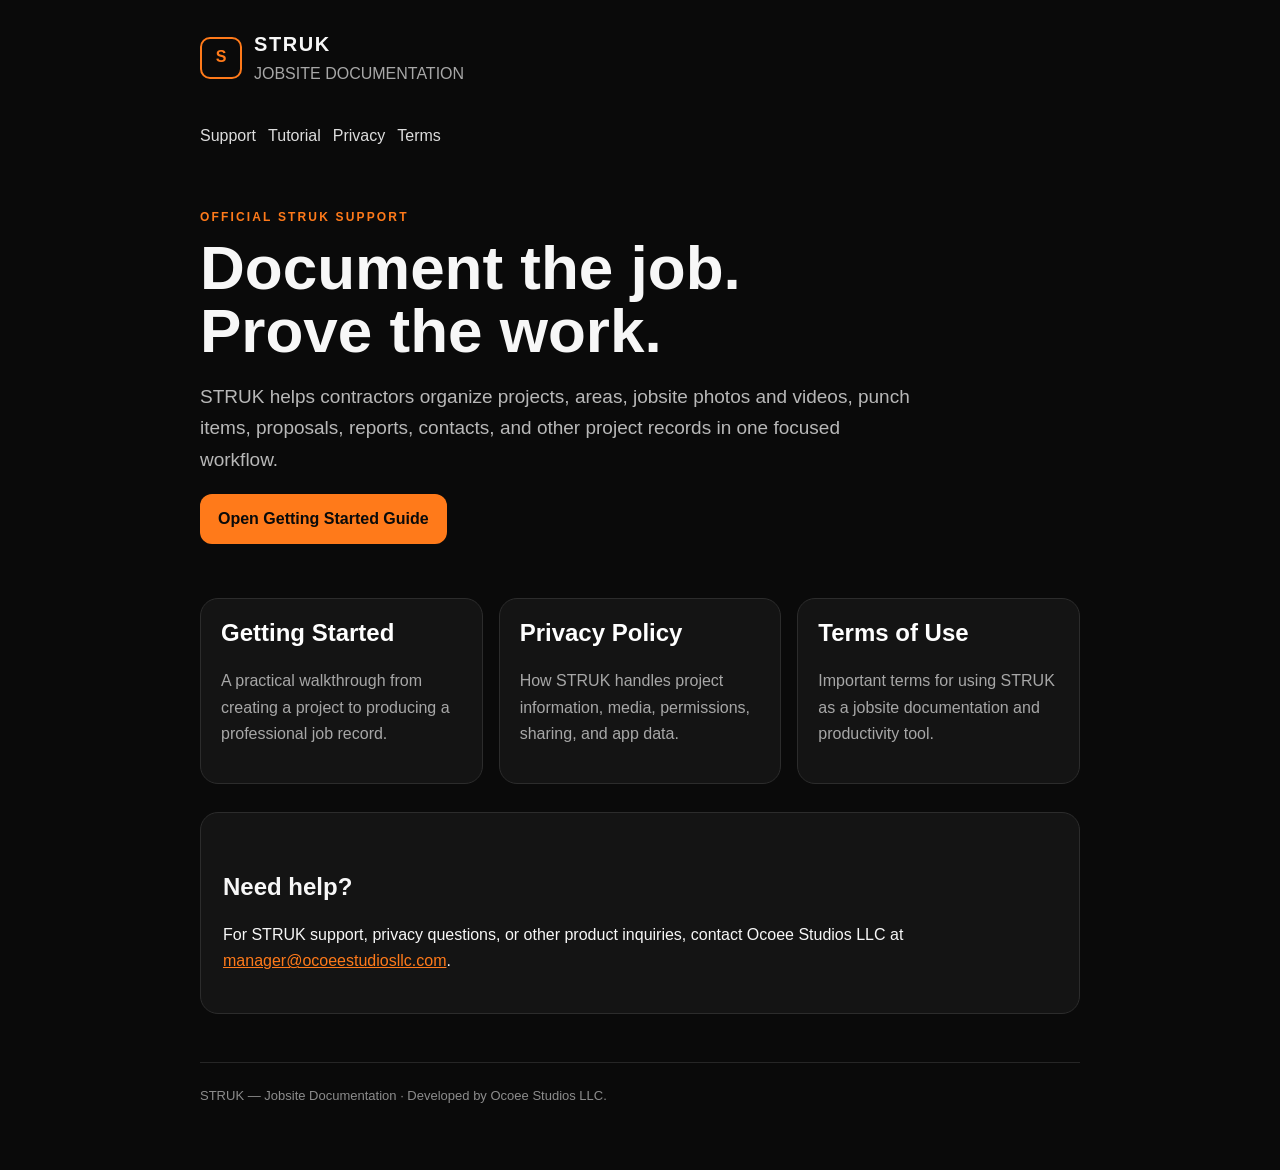
<file: index.html>
<!doctype html><html lang="en"><head><meta charset="utf-8"><meta name="viewport" content="width=device-width,initial-scale=1"><title>STRUK Support | Ocoee Studios LLC</title><meta name="description" content="Official support, privacy, terms, and getting-started resources for STRUK — Jobsite Documentation."><link rel="stylesheet" href="styles.css"></head><body><main class="wrap"><div class="brand"><div class="mark">S</div><div><strong>STRUK</strong><div class="muted">JOBSITE DOCUMENTATION</div></div></div><nav class="nav"><a href="index.html">Support</a><a href="tutorial.html">Tutorial</a><a href="privacy.html">Privacy</a><a href="terms.html">Terms</a></nav><section class="hero"><div class="eyebrow">Official STRUK Support</div><h1>Document the job.<br>Prove the work.</h1><p class="lede">STRUK helps contractors organize projects, areas, jobsite photos and videos, punch items, proposals, reports, contacts, and other project records in one focused workflow.</p><a class="button" href="tutorial.html">Open Getting Started Guide</a></section><section class="grid"><a class="card" href="tutorial.html"><h2>Getting Started</h2><p class="muted">A practical walkthrough from creating a project to producing a professional job record.</p></a><a class="card" href="privacy.html"><h2>Privacy Policy</h2><p class="muted">How STRUK handles project information, media, permissions, sharing, and app data.</p></a><a class="card" href="terms.html"><h2>Terms of Use</h2><p class="muted">Important terms for using STRUK as a jobsite documentation and productivity tool.</p></a></section><section class="panel"><h2>Need help?</h2><p>For STRUK support, privacy questions, or other product inquiries, contact Ocoee Studios LLC at <a href="mailto:manager@ocoeestudiosllc.com">manager@ocoeestudiosllc.com</a>.</p></section><footer class="footer">STRUK — Jobsite Documentation · Developed by Ocoee Studios LLC.</footer></main></body></html>
</file>
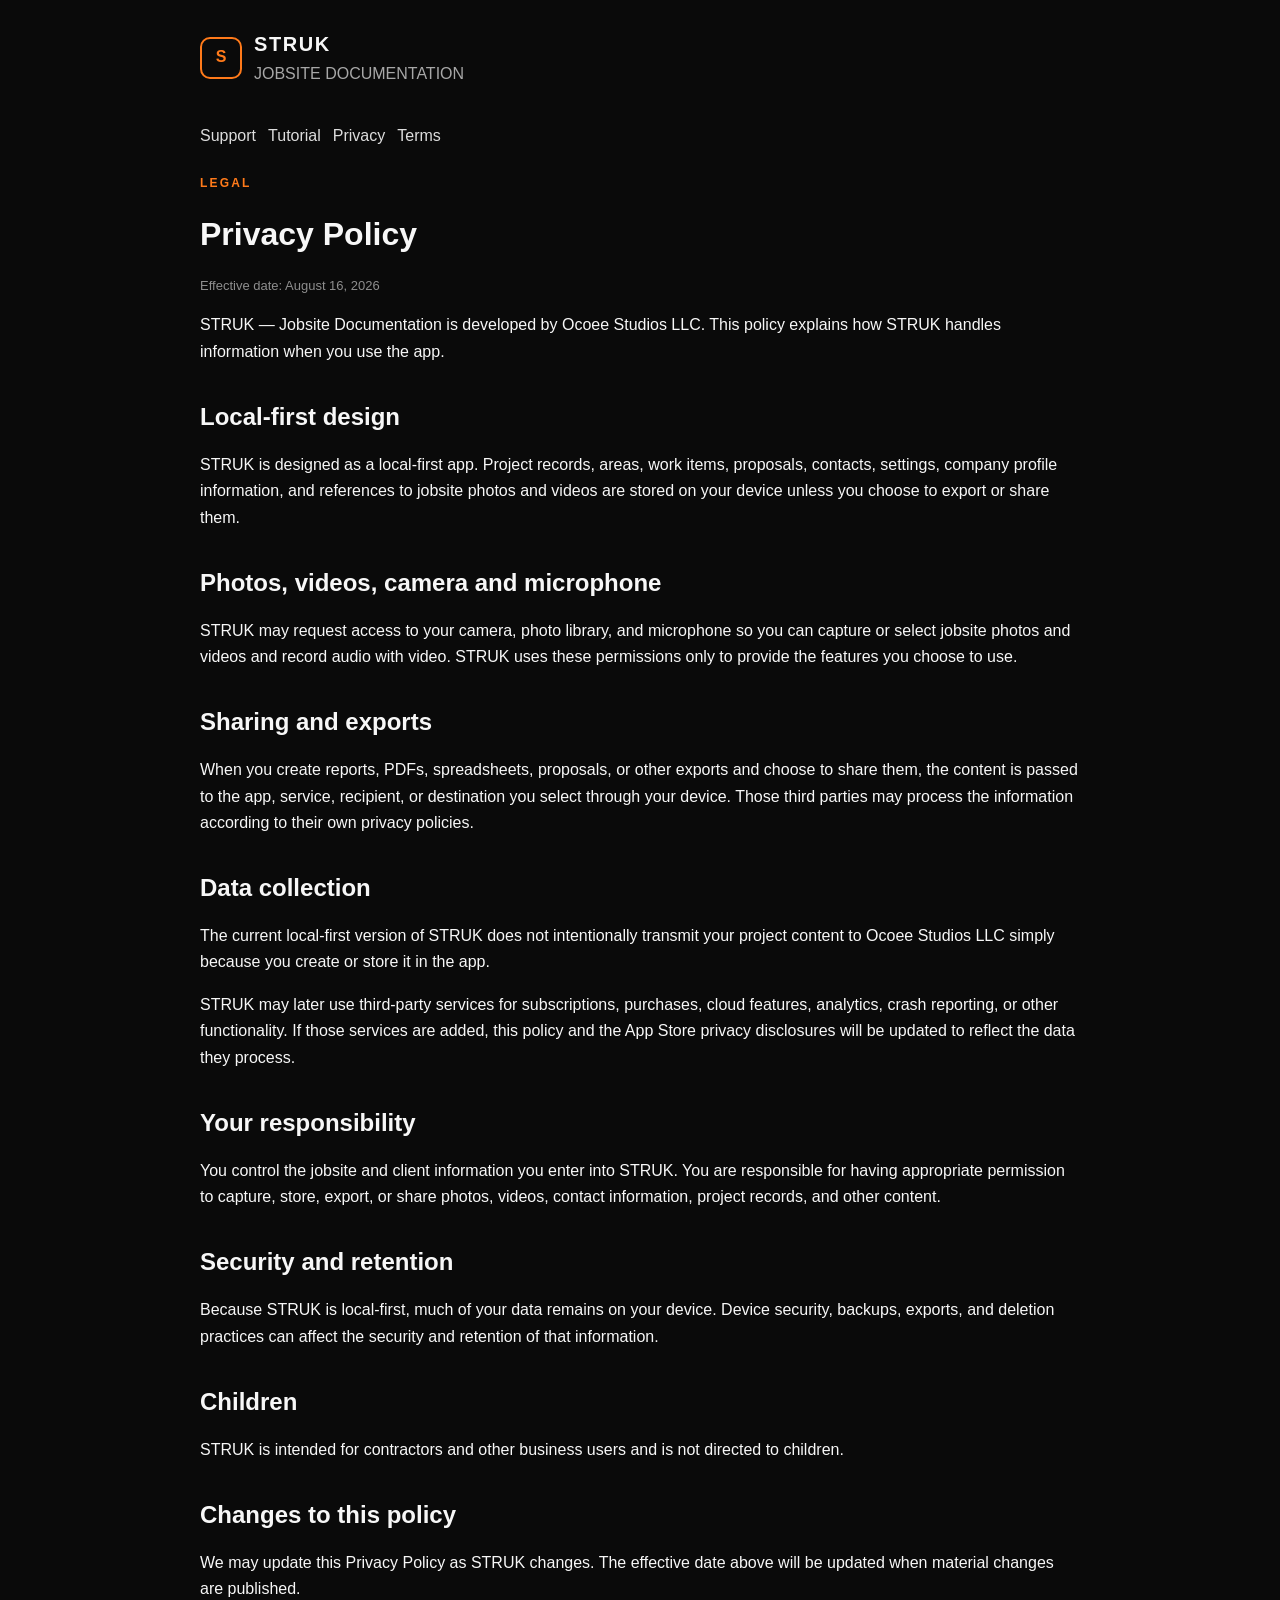
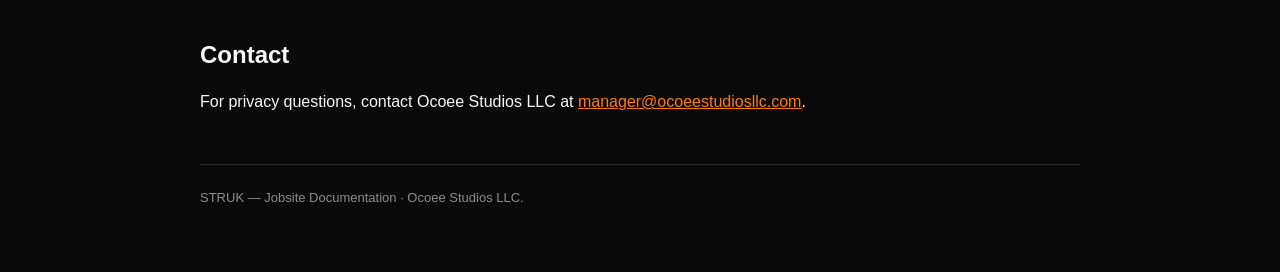
<file: privacy.html>
<!doctype html><html lang="en"><head><meta charset="utf-8"><meta name="viewport" content="width=device-width,initial-scale=1"><title>STRUK Privacy Policy</title><link rel="stylesheet" href="styles.css"></head><body><main class="wrap"><div class="brand"><div class="mark">S</div><div><strong>STRUK</strong><div class="muted">JOBSITE DOCUMENTATION</div></div></div><nav class="nav"><a href="index.html">Support</a><a href="tutorial.html">Tutorial</a><a href="privacy.html">Privacy</a><a href="terms.html">Terms</a></nav><div class="eyebrow">Legal</div><h1>Privacy Policy</h1><p class="legal-note">Effective date: August 16, 2026</p><p>STRUK — Jobsite Documentation is developed by Ocoee Studios LLC. This policy explains how STRUK handles information when you use the app.</p><h2>Local-first design</h2><p>STRUK is designed as a local-first app. Project records, areas, work items, proposals, contacts, settings, company profile information, and references to jobsite photos and videos are stored on your device unless you choose to export or share them.</p><h2>Photos, videos, camera and microphone</h2><p>STRUK may request access to your camera, photo library, and microphone so you can capture or select jobsite photos and videos and record audio with video. STRUK uses these permissions only to provide the features you choose to use.</p><h2>Sharing and exports</h2><p>When you create reports, PDFs, spreadsheets, proposals, or other exports and choose to share them, the content is passed to the app, service, recipient, or destination you select through your device. Those third parties may process the information according to their own privacy policies.</p><h2>Data collection</h2><p>The current local-first version of STRUK does not intentionally transmit your project content to Ocoee Studios LLC simply because you create or store it in the app.</p><p>STRUK may later use third-party services for subscriptions, purchases, cloud features, analytics, crash reporting, or other functionality. If those services are added, this policy and the App Store privacy disclosures will be updated to reflect the data they process.</p><h2>Your responsibility</h2><p>You control the jobsite and client information you enter into STRUK. You are responsible for having appropriate permission to capture, store, export, or share photos, videos, contact information, project records, and other content.</p><h2>Security and retention</h2><p>Because STRUK is local-first, much of your data remains on your device. Device security, backups, exports, and deletion practices can affect the security and retention of that information.</p><h2>Children</h2><p>STRUK is intended for contractors and other business users and is not directed to children.</p><h2>Changes to this policy</h2><p>We may update this Privacy Policy as STRUK changes. The effective date above will be updated when material changes are published.</p><h2>Contact</h2><p>For privacy questions, contact Ocoee Studios LLC at <a href="mailto:manager@ocoeestudiosllc.com">manager@ocoeestudiosllc.com</a>.</p><footer class="footer">STRUK — Jobsite Documentation · Ocoee Studios LLC.</footer></main></body></html>
</file>
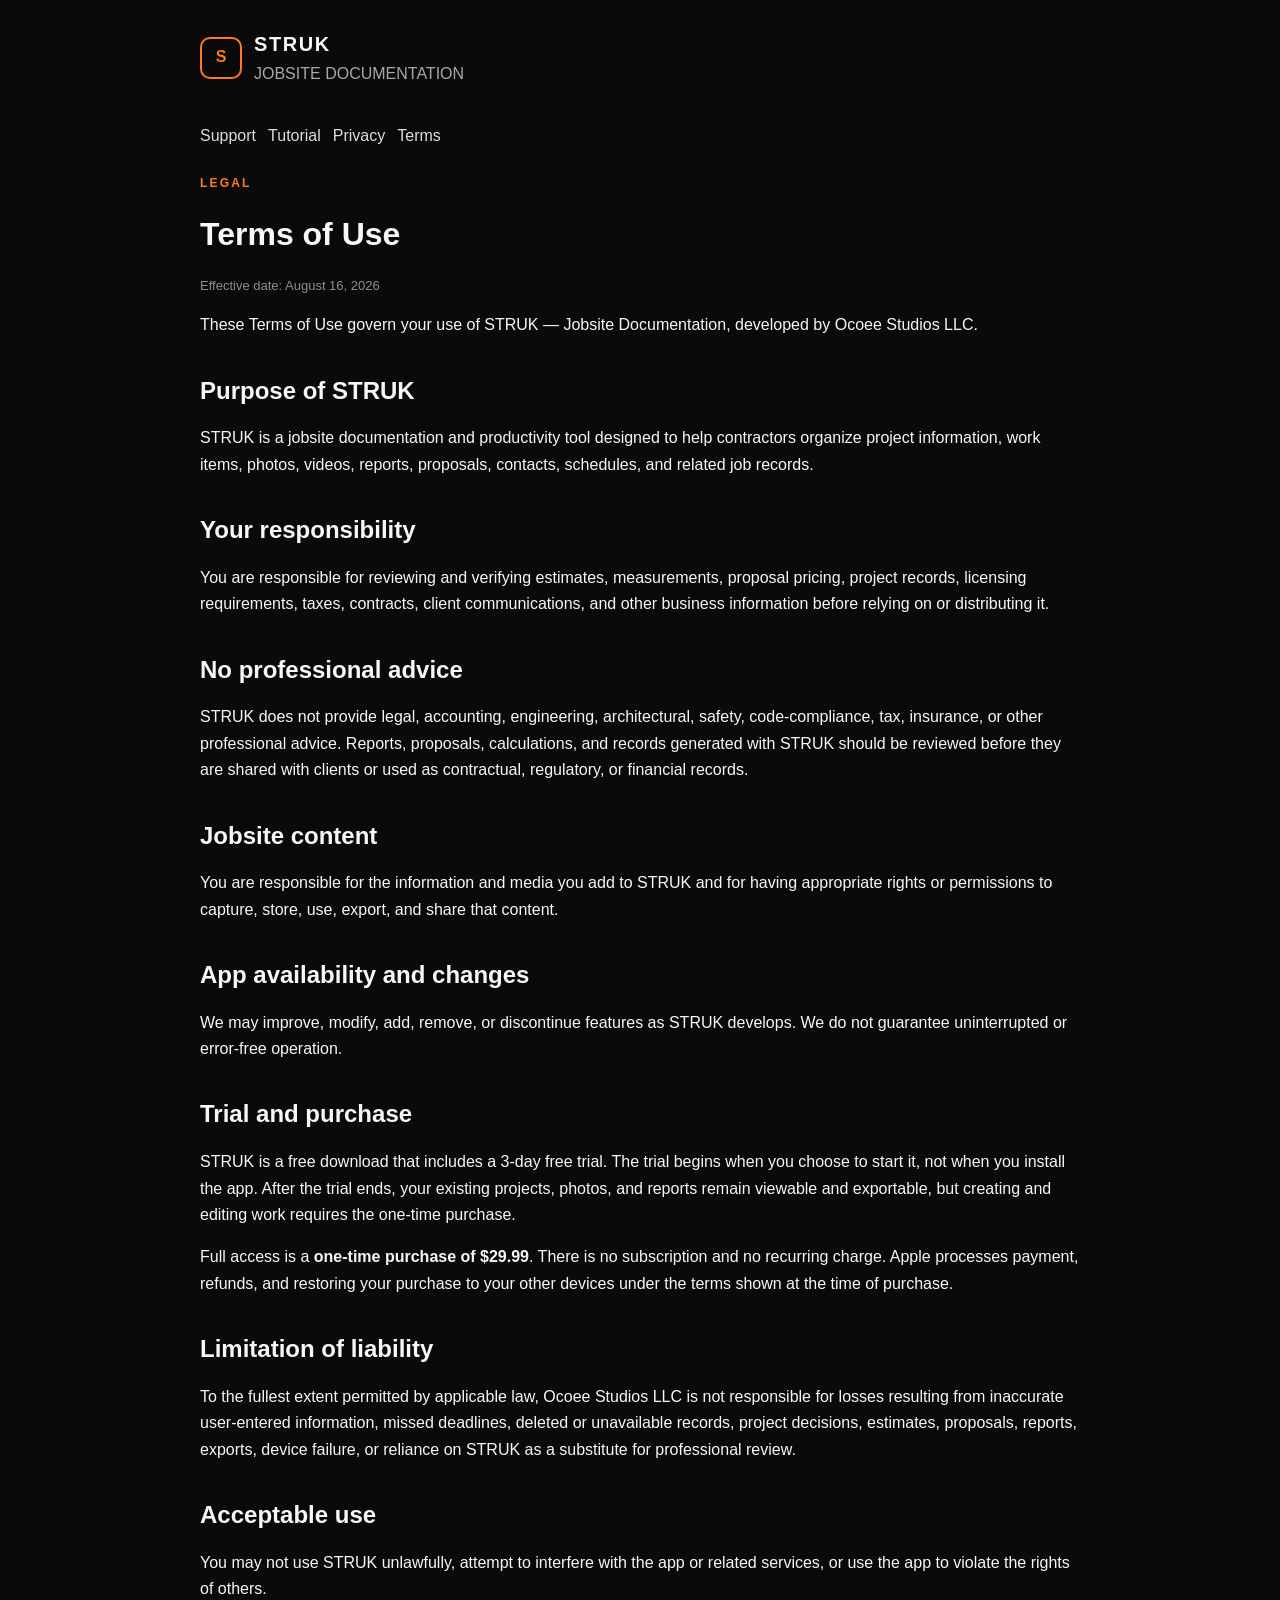
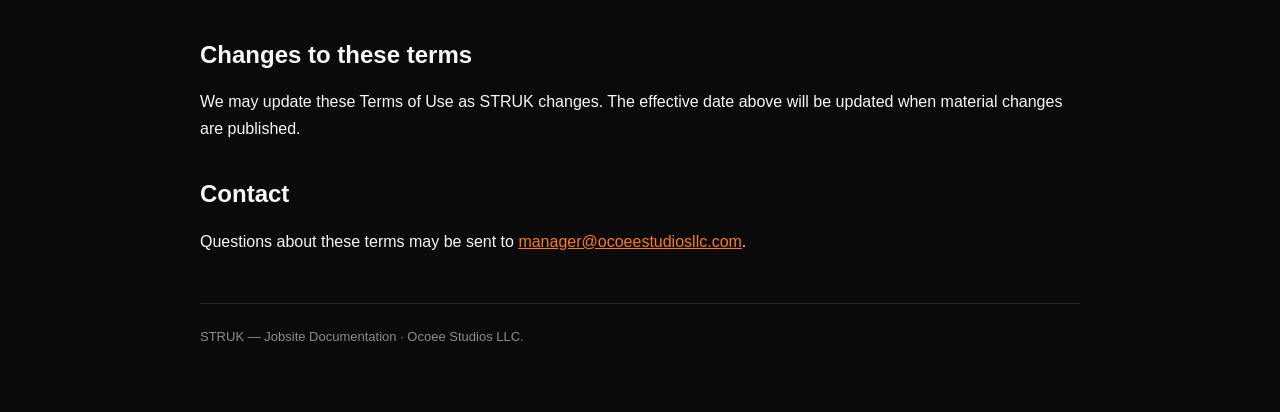
<file: terms.html>
<!doctype html><html lang="en"><head><meta charset="utf-8"><meta name="viewport" content="width=device-width,initial-scale=1"><title>STRUK Terms of Use</title><link rel="stylesheet" href="styles.css"></head><body><main class="wrap"><div class="brand"><div class="mark">S</div><div><strong>STRUK</strong><div class="muted">JOBSITE DOCUMENTATION</div></div></div><nav class="nav"><a href="index.html">Support</a><a href="tutorial.html">Tutorial</a><a href="privacy.html">Privacy</a><a href="terms.html">Terms</a></nav><div class="eyebrow">Legal</div><h1>Terms of Use</h1><p class="legal-note">Effective date: August 16, 2026</p><p>These Terms of Use govern your use of STRUK — Jobsite Documentation, developed by Ocoee Studios LLC.</p><h2>Purpose of STRUK</h2><p>STRUK is a jobsite documentation and productivity tool designed to help contractors organize project information, work items, photos, videos, reports, proposals, contacts, schedules, and related job records.</p><h2>Your responsibility</h2><p>You are responsible for reviewing and verifying estimates, measurements, proposal pricing, project records, licensing requirements, taxes, contracts, client communications, and other business information before relying on or distributing it.</p><h2>No professional advice</h2><p>STRUK does not provide legal, accounting, engineering, architectural, safety, code-compliance, tax, insurance, or other professional advice. Reports, proposals, calculations, and records generated with STRUK should be reviewed before they are shared with clients or used as contractual, regulatory, or financial records.</p><h2>Jobsite content</h2><p>You are responsible for the information and media you add to STRUK and for having appropriate rights or permissions to capture, store, use, export, and share that content.</p><h2>App availability and changes</h2><p>We may improve, modify, add, remove, or discontinue features as STRUK develops. We do not guarantee uninterrupted or error-free operation.</p><h2>Trial and purchase</h2><p>STRUK is a free download that includes a 3-day free trial. The trial begins when you choose to start it, not when you install the app. After the trial ends, your existing projects, photos, and reports remain viewable and exportable, but creating and editing work requires the one-time purchase.</p><p>Full access is a <strong>one-time purchase of $29.99</strong>. There is no subscription and no recurring charge. Apple processes payment, refunds, and restoring your purchase to your other devices under the terms shown at the time of purchase.</p><h2>Limitation of liability</h2><p>To the fullest extent permitted by applicable law, Ocoee Studios LLC is not responsible for losses resulting from inaccurate user-entered information, missed deadlines, deleted or unavailable records, project decisions, estimates, proposals, reports, exports, device failure, or reliance on STRUK as a substitute for professional review.</p><h2>Acceptable use</h2><p>You may not use STRUK unlawfully, attempt to interfere with the app or related services, or use the app to violate the rights of others.</p><h2>Changes to these terms</h2><p>We may update these Terms of Use as STRUK changes. The effective date above will be updated when material changes are published.</p><h2>Contact</h2><p>Questions about these terms may be sent to <a href="mailto:manager@ocoeestudiosllc.com">manager@ocoeestudiosllc.com</a>.</p><footer class="footer">STRUK — Jobsite Documentation · Ocoee Studios LLC.</footer></main></body></html>
</file>
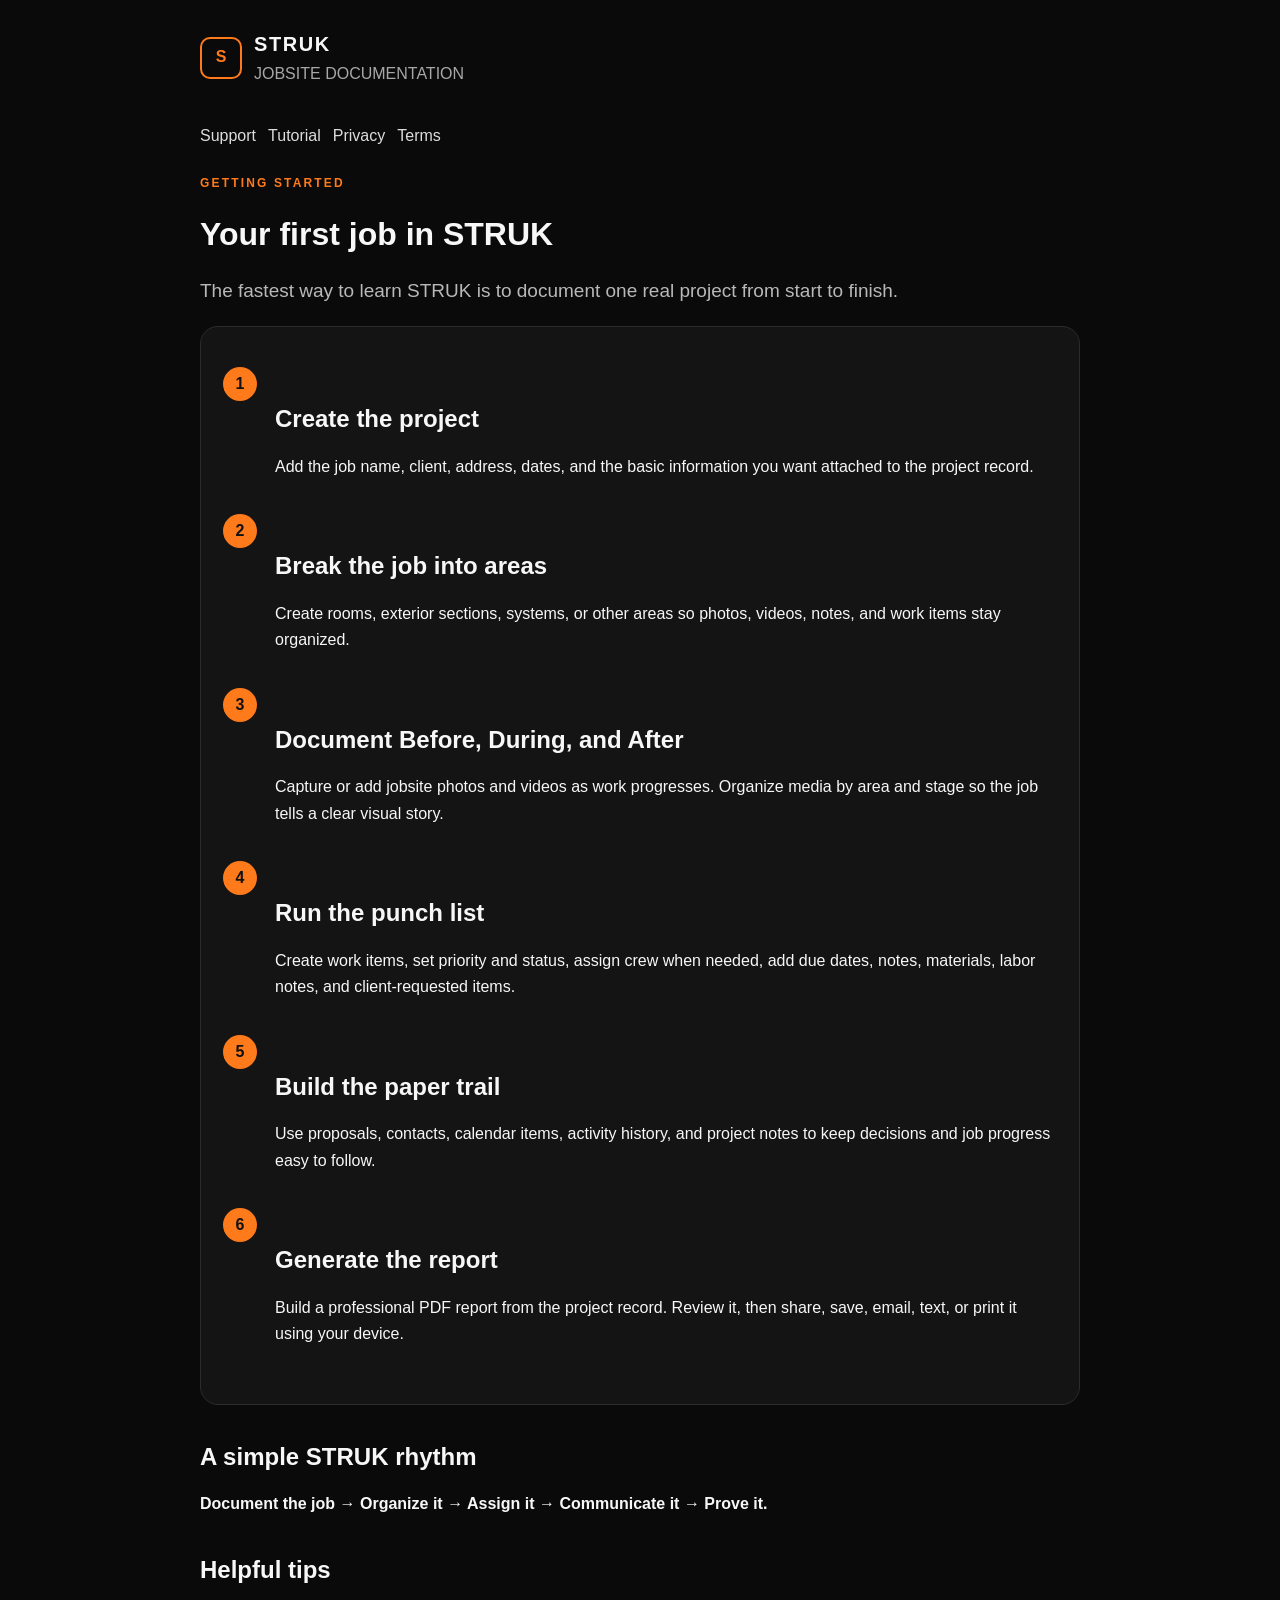
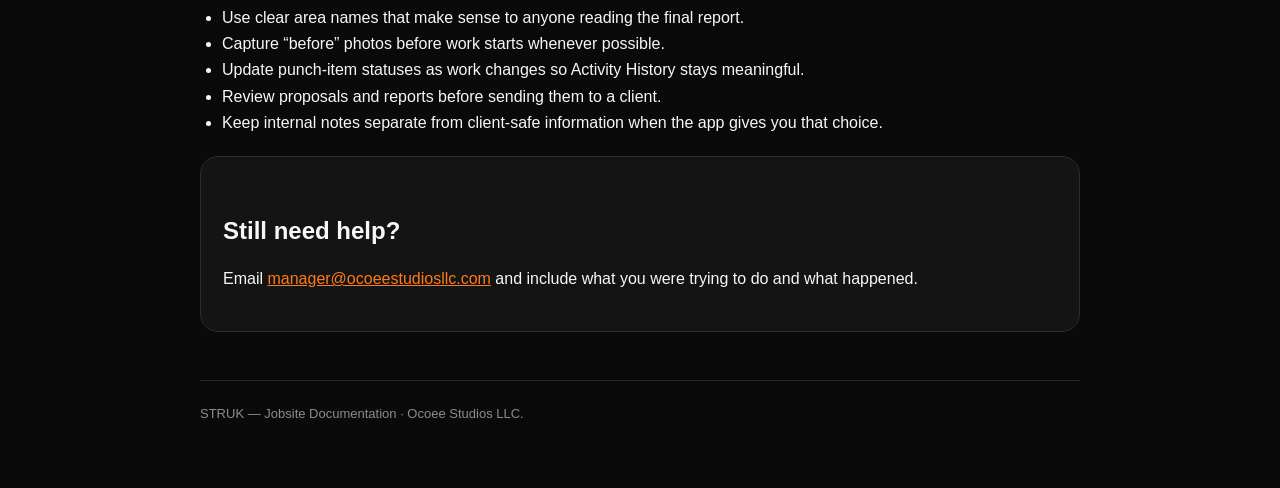
<file: tutorial.html>
<!doctype html><html lang="en"><head><meta charset="utf-8"><meta name="viewport" content="width=device-width,initial-scale=1"><title>STRUK Getting Started</title><link rel="stylesheet" href="styles.css"></head><body><main class="wrap"><div class="brand"><div class="mark">S</div><div><strong>STRUK</strong><div class="muted">JOBSITE DOCUMENTATION</div></div></div><nav class="nav"><a href="index.html">Support</a><a href="tutorial.html">Tutorial</a><a href="privacy.html">Privacy</a><a href="terms.html">Terms</a></nav><div class="eyebrow">Getting Started</div><h1>Your first job in STRUK</h1><p class="lede">The fastest way to learn STRUK is to document one real project from start to finish.</p><section class="panel"><div class="step"><div class="num">1</div><div><h2>Create the project</h2><p>Add the job name, client, address, dates, and the basic information you want attached to the project record.</p></div></div><div class="step"><div class="num">2</div><div><h2>Break the job into areas</h2><p>Create rooms, exterior sections, systems, or other areas so photos, videos, notes, and work items stay organized.</p></div></div><div class="step"><div class="num">3</div><div><h2>Document Before, During, and After</h2><p>Capture or add jobsite photos and videos as work progresses. Organize media by area and stage so the job tells a clear visual story.</p></div></div><div class="step"><div class="num">4</div><div><h2>Run the punch list</h2><p>Create work items, set priority and status, assign crew when needed, add due dates, notes, materials, labor notes, and client-requested items.</p></div></div><div class="step"><div class="num">5</div><div><h2>Build the paper trail</h2><p>Use proposals, contacts, calendar items, activity history, and project notes to keep decisions and job progress easy to follow.</p></div></div><div class="step"><div class="num">6</div><div><h2>Generate the report</h2><p>Build a professional PDF report from the project record. Review it, then share, save, email, text, or print it using your device.</p></div></div></section><h2>A simple STRUK rhythm</h2><p><strong>Document the job → Organize it → Assign it → Communicate it → Prove it.</strong></p><h2>Helpful tips</h2><ul><li>Use clear area names that make sense to anyone reading the final report.</li><li>Capture “before” photos before work starts whenever possible.</li><li>Update punch-item statuses as work changes so Activity History stays meaningful.</li><li>Review proposals and reports before sending them to a client.</li><li>Keep internal notes separate from client-safe information when the app gives you that choice.</li></ul><section class="panel"><h2>Still need help?</h2><p>Email <a href="mailto:manager@ocoeestudiosllc.com">manager@ocoeestudiosllc.com</a> and include what you were trying to do and what happened.</p></section><footer class="footer">STRUK — Jobsite Documentation · Ocoee Studios LLC.</footer></main></body></html>
</file>
<file: styles.css>
*{box-sizing:border-box}html{scroll-behavior:smooth}body{margin:0;background:#0a0a0a;color:#f7f7f7;font-family:-apple-system,BlinkMacSystemFont,"Segoe UI",sans-serif;line-height:1.65}a{color:#ff7a1a}.wrap{max-width:920px;margin:0 auto;padding:28px 20px 64px}.brand{display:flex;align-items:center;gap:12px;margin-bottom:36px}.mark{width:42px;height:42px;border:2px solid #ff7a1a;border-radius:10px;display:grid;place-items:center;color:#ff7a1a;font-weight:900}.brand strong{font-size:20px;letter-spacing:.08em}.eyebrow{color:#ff7a1a;font-size:12px;font-weight:900;letter-spacing:.18em;text-transform:uppercase}.hero{padding:34px 0 26px}.hero h1{font-size:clamp(36px,7vw,62px);line-height:1.02;margin:8px 0 16px}.lede{font-size:19px;color:#b8b8b8;max-width:720px}.grid{display:grid;grid-template-columns:repeat(auto-fit,minmax(230px,1fr));gap:16px;margin:28px 0}.card{display:block;background:#141414;border:1px solid #2c2c2c;border-radius:18px;padding:20px;text-decoration:none;color:#fff}.card:hover{border-color:#ff7a1a}.card h2,.card h3{margin-top:0}.muted{color:#a7a7a7}.panel{background:#141414;border:1px solid #2c2c2c;border-radius:18px;padding:22px;margin:20px 0}h1,h2,h3{line-height:1.2}h2{margin-top:38px}ul,ol{padding-left:22px}.nav{display:flex;flex-wrap:wrap;gap:12px;margin-bottom:24px}.nav a{color:#ddd;text-decoration:none}.nav a:hover{color:#ff7a1a}.button{display:inline-block;background:#ff7a1a;color:#0a0a0a!important;font-weight:900;padding:12px 18px;border-radius:12px;text-decoration:none}.footer{border-top:1px solid #262626;margin-top:48px;padding-top:22px;color:#8c8c8c;font-size:13px}.legal-note{font-size:13px;color:#8e8e8e}.step{display:grid;grid-template-columns:38px 1fr;gap:14px;align-items:start;margin:18px 0}.num{width:34px;height:34px;border-radius:50%;background:#ff7a1a;color:#111;display:grid;place-items:center;font-weight:900}@media(max-width:600px){.wrap{padding:20px 16px 48px}.hero{padding-top:16px}.hero h1{font-size:40px}}
</file>
